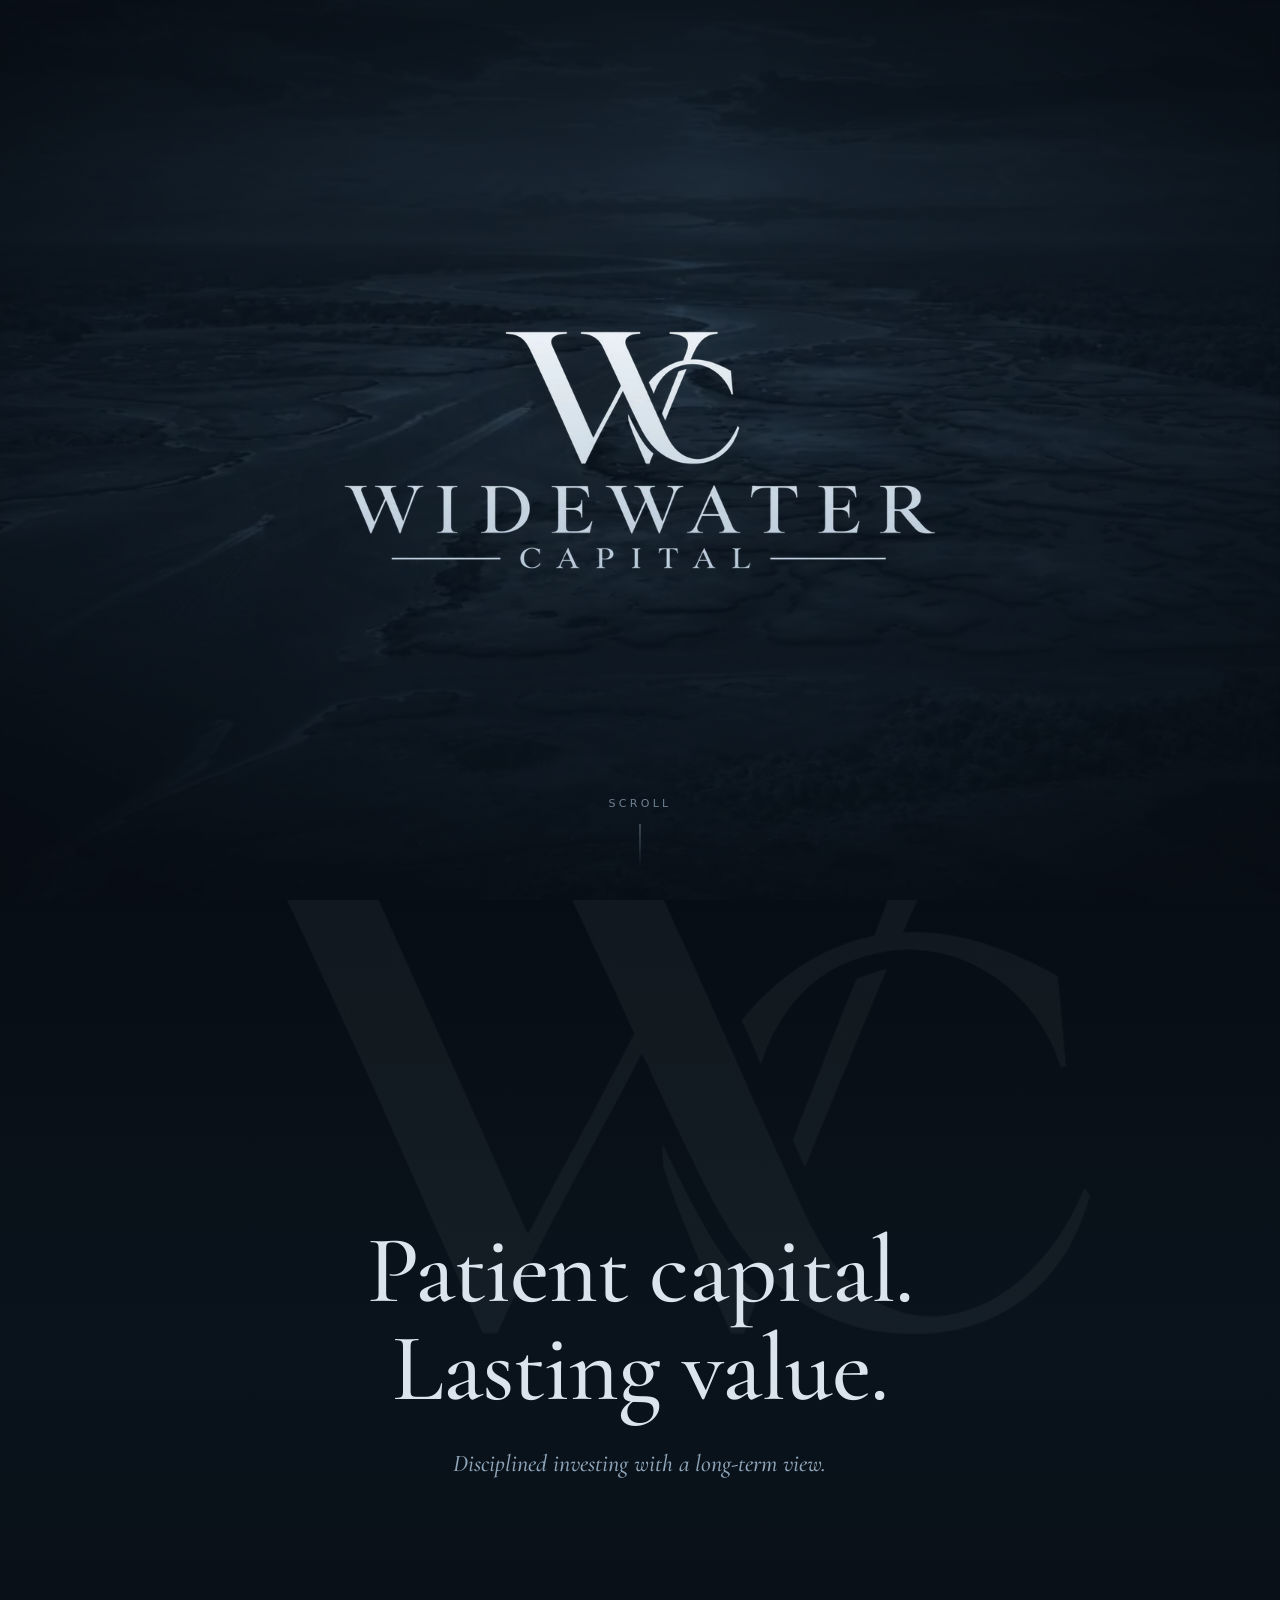
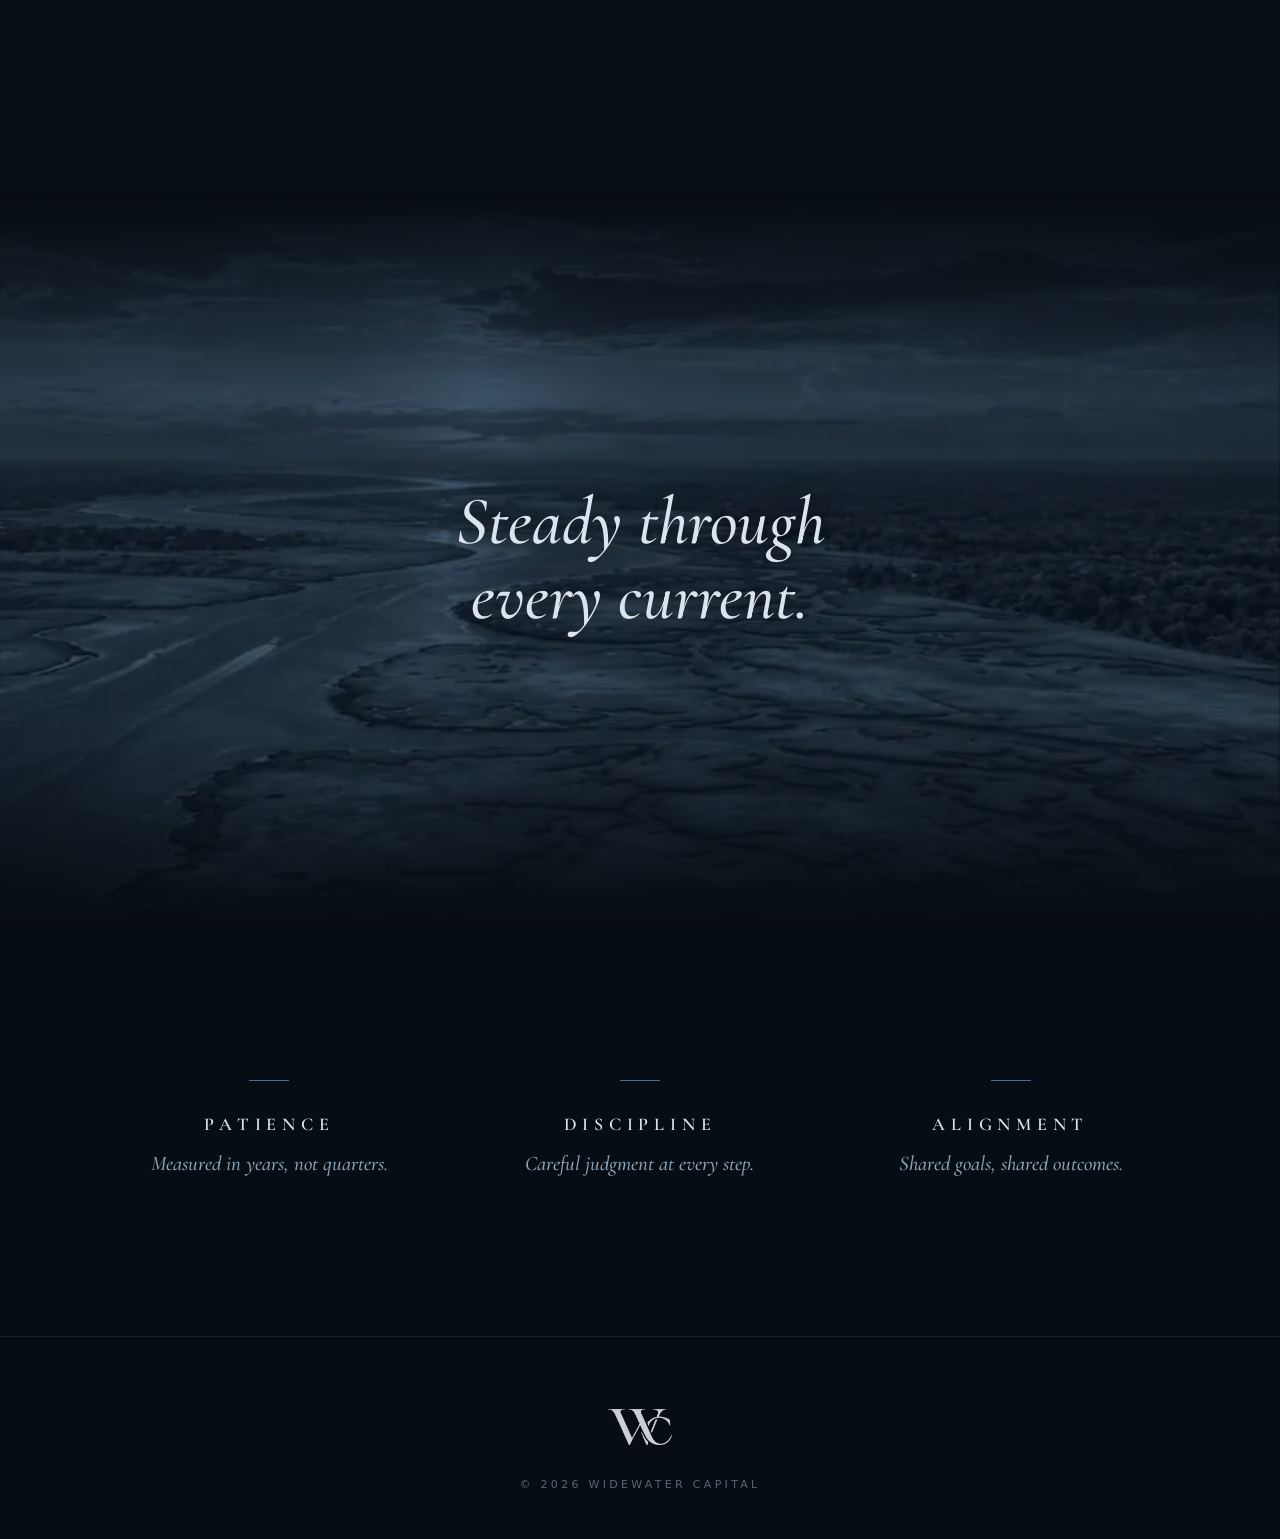
<file: index.html>
<!doctype html>
<html lang="en">
<head>
  <meta charset="utf-8">
  <meta name="viewport" content="width=device-width, initial-scale=1">
  <title>Widewater Capital</title>
  <meta name="description" content="Widewater Capital — patient capital, lasting value.">
  <link rel="canonical" href="https://widewatercapital.com/">
  <meta name="theme-color" content="#0a131c">
  <meta name="color-scheme" content="dark">

  <meta property="og:type" content="website">
  <meta property="og:site_name" content="Widewater Capital">
  <meta property="og:title" content="Widewater Capital">
  <meta property="og:description" content="Patient capital. Lasting value.">
  <meta property="og:url" content="https://widewatercapital.com/">
  <meta property="og:image" content="https://widewatercapital.com/assets/img/og-image.jpg">
  <meta property="og:image:width" content="1200">
  <meta property="og:image:height" content="630">
  <meta name="twitter:card" content="summary_large_image">

  <link rel="icon" href="favicon.ico" sizes="any">
  <link rel="icon" href="assets/img/favicon-32.png" type="image/png" sizes="32x32">
  <link rel="icon" href="assets/img/icon-192.png" type="image/png" sizes="192x192">
  <link rel="apple-touch-icon" href="assets/img/apple-touch-icon.png">

  <link rel="preconnect" href="https://fonts.googleapis.com">
  <link rel="preconnect" href="https://fonts.gstatic.com" crossorigin>
  <link rel="stylesheet" href="https://fonts.googleapis.com/css2?family=Cormorant+Garamond:ital,wght@0,500;0,600;1,500&display=swap">
  <link rel="preload" as="image" type="image/webp" href="assets/img/logo.webp"
        imagesrcset="assets/img/logo-800.webp 800w, assets/img/logo.webp 1482w"
        imagesizes="(min-width: 760px) 600px, 80vw">
  <link rel="stylesheet" href="assets/css/styles.css">

  <script type="application/ld+json">
  {
    "@context": "https://schema.org",
    "@type": "Organization",
    "name": "Widewater Capital",
    "url": "https://widewatercapital.com/",
    "logo": "https://widewatercapital.com/assets/img/icon-192.png"
  }
  </script>
</head>
<body>
  <main>
    <section class="splash hero" id="top">
      <div class="parallax-layer" data-speed="0.5">
        <picture>
          <source type="image/webp"
                  srcset="assets/img/bg-800.webp 800w, assets/img/bg-1280.webp 1280w, assets/img/bg-1672.webp 1672w"
                  sizes="100vw">
          <img class="splash-bg"
               src="assets/img/bg-1672.jpg"
               srcset="assets/img/bg-800.jpg 800w, assets/img/bg-1280.jpg 1280w, assets/img/bg-1672.jpg 1672w"
               sizes="100vw" width="1672" height="941" alt="" decoding="async">
        </picture>
      </div>

      <div class="hero-content" data-speed="0.25" data-fade>
        <h1 class="splash-logo">
          <picture>
            <source type="image/webp"
                    srcset="assets/img/logo-800.webp 800w, assets/img/logo.webp 1482w"
                    sizes="(min-width: 760px) 600px, 80vw">
            <img src="assets/img/logo.png"
                 srcset="assets/img/logo-800.png 800w, assets/img/logo.png 1482w"
                 sizes="(min-width: 760px) 600px, 80vw"
                 width="1482" height="608" alt="Widewater Capital" fetchpriority="high">
          </picture>
        </h1>
      </div>

      <a class="scroll-cue" href="#intro">Scroll</a>
    </section>

    <section class="statement" id="intro">
      <div class="watermark" data-speed="0.3" aria-hidden="true">
        <img src="assets/img/monogram.webp" width="900" height="508" alt="" loading="lazy" decoding="async">
      </div>
      <div class="statement-inner reveal">
        <h2>Patient capital.<br>Lasting value.</h2>
        <p>Disciplined investing with a long-term view.</p>
      </div>
    </section>

    <section class="band">
      <div class="parallax-layer" data-speed="0.25">
        <picture>
          <source type="image/webp"
                  srcset="assets/img/bg-800.webp 800w, assets/img/bg-1280.webp 1280w, assets/img/bg-1672.webp 1672w"
                  sizes="100vw">
          <img class="splash-bg"
               src="assets/img/bg-1280.jpg"
               srcset="assets/img/bg-800.jpg 800w, assets/img/bg-1280.jpg 1280w, assets/img/bg-1672.jpg 1672w"
               sizes="100vw" width="1672" height="941" alt="" loading="lazy" decoding="async">
        </picture>
      </div>
      <p class="band-line reveal">Steady through every current.</p>
    </section>

    <section class="pillars" aria-label="Principles">
      <ul class="pillar-list">
        <li class="pillar reveal">
          <h3>Patience</h3>
          <p>Measured in years, not quarters.</p>
        </li>
        <li class="pillar reveal">
          <h3>Discipline</h3>
          <p>Careful judgment at every step.</p>
        </li>
        <li class="pillar reveal">
          <h3>Alignment</h3>
          <p>Shared goals, shared outcomes.</p>
        </li>
      </ul>
    </section>
  </main>

  <footer class="site-footer">
    <a href="#top" aria-label="Back to top">
      <img src="assets/img/monogram.webp" width="900" height="508" alt="" loading="lazy" decoding="async">
    </a>
    <p>© <span data-year>2026</span> Widewater Capital</p>
  </footer>

  <script src="assets/js/main.js" defer></script>
</body>
</html>
</file>
<file: assets/css/styles.css>
/* Widewater Capital */

:root {
  --steel-950: #070d14;
  --steel-900: #0a131c;
  --steel-800: #122233;
  --steel-500: #4f6a82;
  --steel-300: #8ea4b8;
  --steel-100: #dbe4ec;

  --serif: "Cormorant Garamond", "Iowan Old Style", Georgia, serif;
  --sans: system-ui, -apple-system, "Segoe UI", Roboto, sans-serif;
  --ease-out: cubic-bezier(0.22, 1, 0.36, 1);
}

*,
*::before,
*::after {
  box-sizing: border-box;
}

html {
  scroll-behavior: smooth;
}

body {
  margin: 0;
  background: var(--steel-950);
  color: var(--steel-100);
  font-family: var(--serif);
  -webkit-font-smoothing: antialiased;
}

img {
  display: block;
  max-width: 100%;
  height: auto;
}

a {
  color: inherit;
}

h2,
h3,
p {
  margin: 0;
  font-weight: 500;
}

:focus-visible {
  outline: 1px solid var(--steel-300);
  outline-offset: 4px;
}

/* Small letter-spaced labels */
.scroll-cue,
.splash-tagline,
.site-footer p {
  color: var(--steel-300);
  font-family: var(--sans);
  font-size: 0.6875rem;
  letter-spacing: 0.3em;
  text-transform: uppercase;
}

/* Full-screen logo splash (home hero and 404) */

.splash {
  position: relative;
  display: grid;
  place-items: center;
  min-height: 100vh;
  min-height: 100svh;
  padding: 6rem 1rem;
  overflow: hidden;
  background:
    radial-gradient(ellipse at 50% 45%, var(--steel-800) 0%, var(--steel-900) 55%, var(--steel-950) 100%);
  isolation: isolate;
}

.parallax-layer {
  position: absolute;
  inset: 0;
  z-index: -2;
  will-change: transform;
}

/* Steel-blue duotone of the estuary photo */
.splash-bg {
  position: absolute;
  inset: 0;
  z-index: -2;
  width: 100%;
  height: 100%;
  object-fit: cover;
  object-position: 40% 55%;
}

.hero .splash-bg,
.not-found .splash-bg {
  animation: bg-in 2.4s var(--ease-out) both;
}

.splash::after {
  content: "";
  position: absolute;
  inset: 0;
  z-index: -1;
  background:
    radial-gradient(ellipse 70% 60% at 50% 48%, rgba(10, 19, 28, 0.35) 0%, rgba(10, 19, 28, 0.7) 60%, rgba(7, 13, 20, 0.94) 100%),
    linear-gradient(180deg, rgba(7, 13, 20, 0.5) 0%, rgba(7, 13, 20, 0.15) 40%, rgba(7, 13, 20, 0.6) 100%);
}

/* Room for the background to drift without exposing an edge */
.hero .parallax-layer {
  inset: -8vh 0;
}

.hero-content {
  display: flex;
  justify-content: center;
  width: 100%;
  will-change: transform, opacity;
}

.splash-logo {
  display: block;
  width: min(600px, 80vw);
  margin: 0;
  filter: drop-shadow(0 6px 30px rgba(0, 0, 0, 0.45));
  animation: logo-in 1.6s 0.25s var(--ease-out) both;
}

.scroll-cue {
  position: absolute;
  bottom: 2rem;
  left: 50%;
  display: flex;
  flex-direction: column;
  align-items: center;
  gap: 0.9rem;
  text-decoration: none;
  opacity: 0.75;
  transform: translateX(-50%);
  animation: fade-in 1.6s 1s ease both;
}

.scroll-cue::after {
  content: "";
  width: 1px;
  height: 2.75rem;
  background: linear-gradient(var(--steel-300), transparent);
  transform-origin: top;
  animation: cue 2.6s ease-in-out infinite;
}

.scroll-cue:hover {
  opacity: 1;
}

/* Statement */

.statement {
  position: relative;
  display: grid;
  place-items: center;
  min-height: 100vh;
  min-height: 100svh;
  padding: 8rem 1.5rem;
  overflow: hidden;
  background: linear-gradient(180deg, var(--steel-950) 0%, var(--steel-900) 50%, var(--steel-950) 100%);
  text-align: center;
  isolation: isolate;
}

.watermark {
  position: absolute;
  inset: 0;
  z-index: -1;
  display: grid;
  place-items: center;
  opacity: 0.05;
  will-change: transform;
}

.watermark img {
  width: min(900px, 115vw);
}

.statement h2 {
  font-size: clamp(2.75rem, 7.5vw, 6.25rem);
  line-height: 1.02;
  letter-spacing: -0.01em;
}

.statement p {
  margin-top: 2rem;
  color: var(--steel-300);
  font-size: clamp(1.2rem, 2vw, 1.5rem);
  font-style: italic;
}

/* Image band */

.band {
  position: relative;
  display: grid;
  place-items: center;
  min-height: 80vh;
  min-height: 80svh;
  padding: 6rem 1.5rem;
  overflow: hidden;
  text-align: center;
  isolation: isolate;
}

.band .parallax-layer {
  inset: -25vh 0;
}

.band .splash-bg {
  object-position: 72% 80%;
}

.band::after {
  content: "";
  position: absolute;
  inset: 0;
  z-index: -1;
  background: linear-gradient(180deg, var(--steel-950) 0%, rgba(7, 13, 20, 0.3) 28%, rgba(7, 13, 20, 0.3) 72%, var(--steel-950) 100%);
}

.band-line {
  max-width: 14ch;
  font-size: clamp(2.25rem, 5.5vw, 4.25rem);
  font-style: italic;
  line-height: 1.1;
  text-shadow: 0 2px 30px rgba(0, 0, 0, 0.5);
}

/* Pillars */

.pillars {
  padding: clamp(6rem, 14vw, 10rem) 1.5rem;
}

.pillar-list {
  display: grid;
  gap: 4rem;
  max-width: 1080px;
  margin: 0 auto;
  padding: 0;
  list-style: none;
  text-align: center;
}

.pillar h3 {
  font-size: 1.125rem;
  font-weight: 600;
  letter-spacing: 0.32em;
  text-transform: uppercase;
}

.pillar h3::before {
  content: "";
  display: block;
  width: 2.5rem;
  height: 1px;
  margin: 0 auto 2rem;
  background: var(--steel-500);
}

.pillar p {
  margin-top: 1rem;
  color: var(--steel-300);
  font-size: 1.3rem;
  font-style: italic;
}

/* Footer */

.site-footer {
  padding: 4.5rem 1.5rem 3rem;
  border-top: 1px solid rgba(142, 164, 184, 0.12);
  text-align: center;
}

.site-footer a {
  display: inline-block;
}

.site-footer img {
  width: 64px;
  opacity: 0.85;
}

.site-footer p {
  margin-top: 1.75rem;
  opacity: 0.6;
}

/* 404 page: smaller logo with a message below */

.splash-stack {
  display: flex;
  flex-direction: column;
  align-items: center;
}

.not-found .splash-logo {
  width: min(380px, 66vw);
}

.splash-tagline {
  margin: 2rem 0 0;
  text-align: center;
  animation: logo-in 1.6s 0.5s var(--ease-out) both;
}

.splash-tagline a {
  display: inline-block;
  margin-top: 1.25rem;
  padding: 0.75rem 1.5rem;
  border: 1px solid rgba(142, 164, 184, 0.45);
  color: var(--steel-100);
  text-decoration: none;
  transition: border-color 0.2s, background-color 0.2s;
}

.splash-tagline a:hover {
  border-color: var(--steel-100);
  background: rgba(219, 228, 236, 0.06);
}

/* Scroll reveal (only when JS is running) */

.js .reveal {
  opacity: 0;
  transform: translateY(24px);
  transition: opacity 1.2s var(--ease-out), transform 1.2s var(--ease-out);
}

.js .reveal.is-visible {
  opacity: 1;
  transform: none;
}

.pillar.reveal:nth-child(2) {
  transition-delay: 0.12s;
}

.pillar.reveal:nth-child(3) {
  transition-delay: 0.24s;
}

@keyframes bg-in {
  from {
    opacity: 0;
    transform: scale(1.06);
  }
}

@keyframes logo-in {
  from {
    opacity: 0;
    transform: translateY(12px);
  }
}

@keyframes fade-in {
  from {
    opacity: 0;
  }
}

@keyframes cue {
  0% {
    opacity: 0;
    transform: scaleY(0);
  }
  40% {
    opacity: 1;
    transform: scaleY(1);
  }
  100% {
    opacity: 0;
    transform: scaleY(1);
  }
}

@media (min-width: 760px) {
  .pillar-list {
    grid-template-columns: repeat(3, 1fr);
    gap: 2rem;
  }
}

@media (prefers-reduced-motion: reduce) {
  html {
    scroll-behavior: auto;
  }

  .splash-bg,
  .splash-logo,
  .splash-tagline,
  .scroll-cue,
  .scroll-cue::after {
    animation: none;
  }

  .js .reveal {
    opacity: 1;
    transform: none;
    transition: none;
  }
}
</file>
